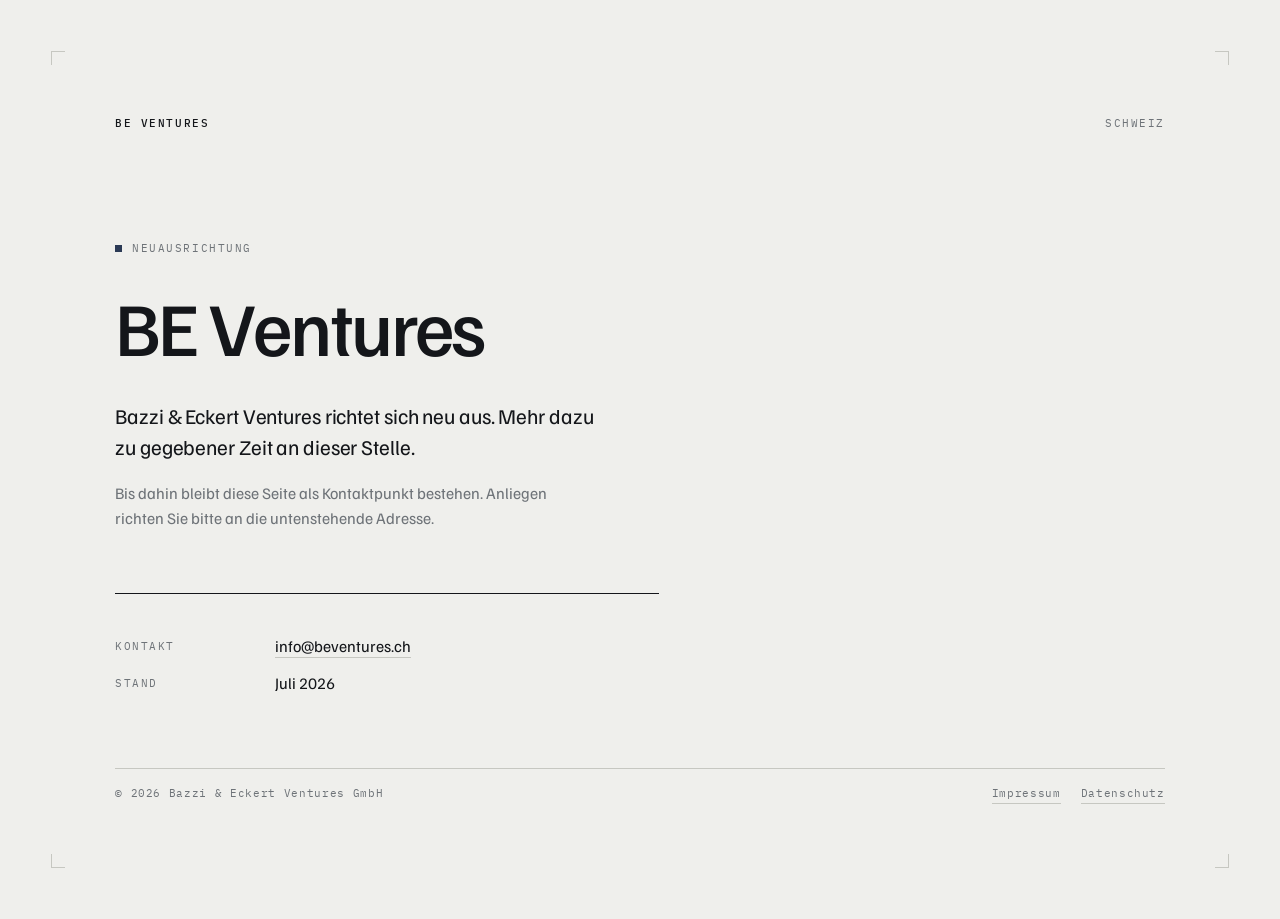
<file: index.html>
<!DOCTYPE html>
<html lang="de-CH">
<head>
<meta charset="utf-8">
<meta name="viewport" content="width=device-width, initial-scale=1">
<title>BE Ventures</title>
<meta name="description" content="Bazzi &amp; Eckert Ventures GmbH richtet sich neu aus. Mehr dazu in Kürze.">
<link rel="preconnect" href="https://fonts.googleapis.com">
<link rel="preconnect" href="https://fonts.gstatic.com" crossorigin>
<link href="https://fonts.googleapis.com/css2?family=Familjen+Grotesk:wght@400;500;600&family=IBM+Plex+Mono:wght@400;500&display=swap" rel="stylesheet">
<style>
:root{
  --paper:#EFEFEC;
  --ink:#14161A;
  --muted:#6E7378;
  --rule:#C6C7C1;
  --mark:#2B3A55;
  --grotesk:"Familjen Grotesk",-apple-system,BlinkMacSystemFont,"Segoe UI",sans-serif;
  --mono:"IBM Plex Mono",ui-monospace,SFMono-Regular,Menlo,monospace;
}

*{box-sizing:border-box;margin:0;padding:0}

html{-webkit-text-size-adjust:100%}

body{
  background:var(--paper);
  color:var(--ink);
  font-family:var(--grotesk);
  font-size:17px;
  line-height:1.55;
  -webkit-font-smoothing:antialiased;
  min-height:100vh;
  min-height:100svh;
  display:flex;
  padding:clamp(20px,4vw,56px);
}

/* --- Rahmen mit Schnittmarken ------------------------------------------ */

.sheet{
  position:relative;
  flex:1;
  display:flex;
  flex-direction:column;
  padding:clamp(24px,5vw,64px);
}

.tick{position:absolute;width:14px;height:14px}
.tick::before,.tick::after{content:"";position:absolute;background:var(--rule)}
.tick::before{width:14px;height:1px;top:0}
.tick::after{width:1px;height:14px;left:0}
.tick.tl{top:0;left:0}
.tick.tr{top:0;right:0}
.tick.tr::after{left:auto;right:0}
.tick.bl{bottom:0;left:0}
.tick.bl::before{top:auto;bottom:0}
.tick.br{bottom:0;right:0}
.tick.br::before{top:auto;bottom:0}
.tick.br::after{left:auto;right:0}

/* --- Kopfzeile ---------------------------------------------------------- */

.masthead{
  display:flex;
  justify-content:space-between;
  align-items:baseline;
  gap:24px;
  font-family:var(--mono);
  font-size:11px;
  letter-spacing:.14em;
  text-transform:uppercase;
  color:var(--muted);
}

.masthead .wordmark{color:var(--ink);font-weight:500}

/* --- Hauptteil ---------------------------------------------------------- */

.main{
  flex:1;
  display:flex;
  flex-direction:column;
  justify-content:center;
  padding:clamp(56px,12vh,140px) 0 clamp(40px,8vh,88px);
  max-width:34rem;
}

.status{
  display:flex;
  align-items:center;
  gap:10px;
  font-family:var(--mono);
  font-size:11px;
  letter-spacing:.14em;
  text-transform:uppercase;
  color:var(--muted);
  margin-bottom:clamp(20px,4vh,32px);
}

.status .square{
  width:7px;
  height:7px;
  background:var(--mark);
  flex:none;
}

.title{
  font-size:clamp(42px,8vw,76px);
  font-weight:500;
  letter-spacing:-.03em;
  line-height:.98;
  margin-bottom:clamp(24px,4vh,36px);
}

.lede{
  font-size:clamp(18px,2.2vw,21px);
  line-height:1.5;
  letter-spacing:-.005em;
  margin-bottom:18px;
  max-width:30rem;
}

.note{
  color:var(--muted);
  font-size:16px;
  max-width:30rem;
}

/* Schlussstrich – zieht sich beim Laden durch */
.underline{
  height:1px;
  background:var(--ink);
  margin:clamp(40px,7vh,64px) 0 clamp(28px,5vh,40px);
  transform-origin:left center;
  transform:scaleX(0);
  animation:draw 1100ms cubic-bezier(.22,.61,.36,1) 250ms forwards;
}

@keyframes draw{to{transform:scaleX(1)}}

/* --- Angaben ------------------------------------------------------------ */

.facts{
  display:grid;
  grid-template-columns:8.5rem 1fr;
  gap:12px 24px;
  font-size:16px;
}

.facts dt{
  font-family:var(--mono);
  font-size:11px;
  letter-spacing:.14em;
  text-transform:uppercase;
  color:var(--muted);
  padding-top:.35em;
}

.facts dd{margin:0}

/* --- Fusszeile ---------------------------------------------------------- */

.colophon{
  border-top:1px solid var(--rule);
  padding-top:16px;
  display:flex;
  flex-wrap:wrap;
  justify-content:space-between;
  gap:8px 24px;
  font-family:var(--mono);
  font-size:11px;
  letter-spacing:.06em;
  color:var(--muted);
}

.colophon nav{display:flex;gap:20px}

/* --- Links -------------------------------------------------------------- */

a{
  color:inherit;
  text-decoration:none;
  border-bottom:1px solid var(--rule);
  padding-bottom:1px;
  transition:border-color .18s ease,color .18s ease;
}

a:hover{color:var(--mark);border-bottom-color:var(--mark)}

a:focus-visible{
  outline:2px solid var(--mark);
  outline-offset:3px;
  border-bottom-color:transparent;
}

/* --- Klein -------------------------------------------------------------- */

@media (max-width:560px){
  body{padding:14px}
  .sheet{padding:22px}
  .facts{grid-template-columns:1fr;gap:2px}
  .facts dd{margin-bottom:14px}
  .facts dt{padding-top:0}
  .colophon{flex-direction:column}
}

@media (prefers-reduced-motion:reduce){
  .underline{animation:none;transform:scaleX(1)}
  a{transition:none}
}
</style>
</head>
<body>

<div class="sheet">
  <span class="tick tl"></span><span class="tick tr"></span>
  <span class="tick bl"></span><span class="tick br"></span>

  <header class="masthead">
    <!-- Logo statt Text: <img src="assets/logo_transparent.png" alt="BE Ventures" height="18"> -->
    <span class="wordmark">BE Ventures</span>
    <span>Schweiz</span>
  </header>

  <main class="main">
    <p class="status"><span class="square"></span>Neuausrichtung</p>

    <h1 class="title">BE&nbsp;Ventures</h1>

    <p class="lede">Bazzi &amp; Eckert Ventures richtet sich neu aus. Mehr dazu zu gegebener Zeit an dieser Stelle.</p>

    <p class="note">Bis dahin bleibt diese Seite als Kontaktpunkt bestehen. Anliegen richten Sie bitte an die untenstehende Adresse.</p>

    <div class="underline" role="presentation"></div>

    <dl class="facts">
      <dt>Kontakt</dt>
      <dd><a href="mailto:info@beventures.ch">info@beventures.ch</a></dd>
      <dt>Stand</dt>
      <dd>Juli 2026</dd>
    </dl>
  </main>

  <footer class="colophon">
    <span>© 2026 Bazzi &amp; Eckert Ventures GmbH</span>
    <nav>
      <a href="impressum.html">Impressum</a>
      <a href="datenschutz.html">Datenschutz</a>
    </nav>
  </footer>
</div>

</body>
</html>
</file>
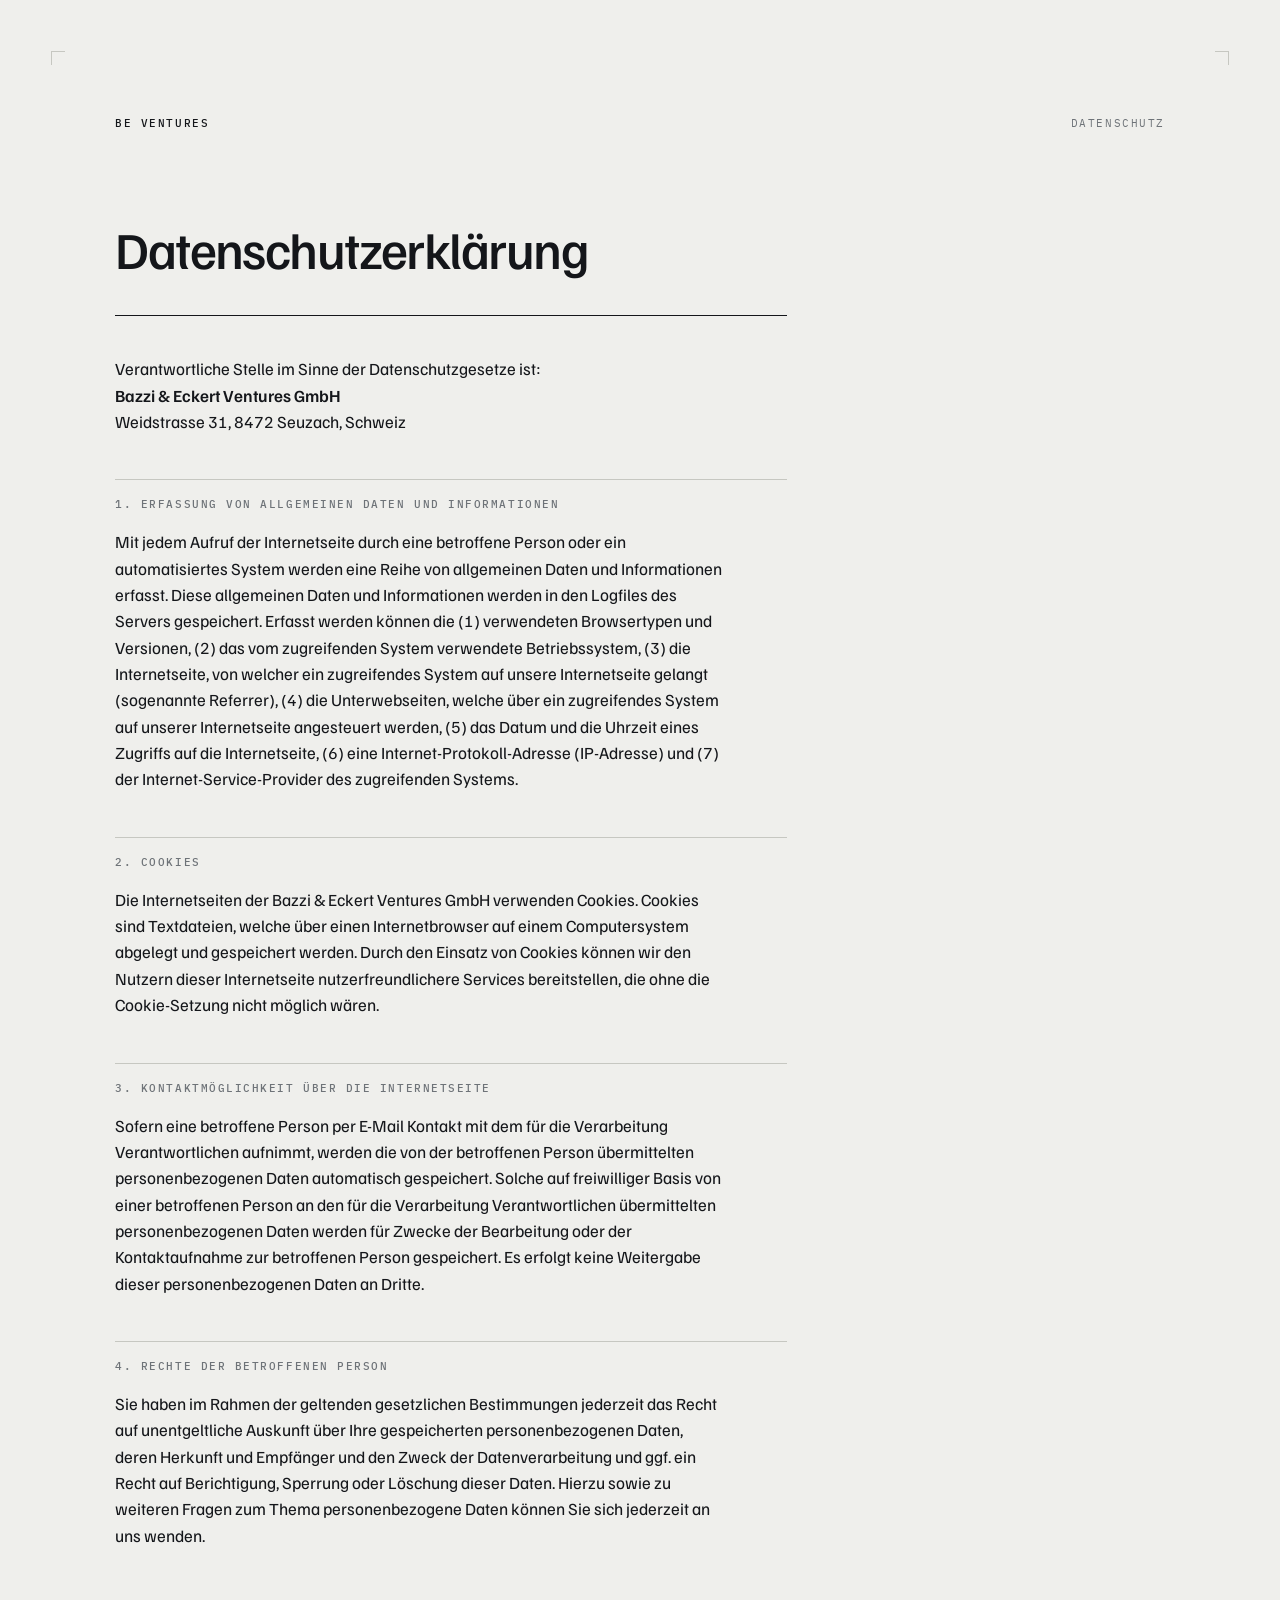
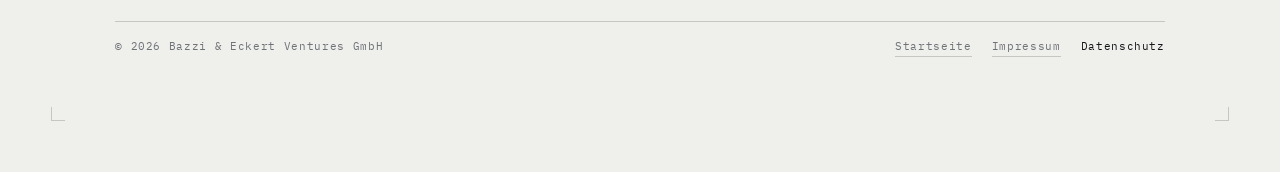
<file: datenschutz.html>
<!DOCTYPE html>
<html lang="de-CH">
<head>
<meta charset="utf-8">
<meta name="viewport" content="width=device-width, initial-scale=1">
<title>Datenschutzerklärung | BE Ventures</title>
<meta name="description" content="Datenschutzerklärung der Bazzi &amp; Eckert Ventures GmbH.">
<link rel="preconnect" href="https://fonts.googleapis.com">
<link rel="preconnect" href="https://fonts.gstatic.com" crossorigin>
<link href="https://fonts.googleapis.com/css2?family=Familjen+Grotesk:wght@400;500;600&family=IBM+Plex+Mono:wght@400;500&display=swap" rel="stylesheet">
<style>
:root{
  --paper:#EFEFEC;
  --ink:#14161A;
  --muted:#6E7378;
  --rule:#C6C7C1;
  --mark:#2B3A55;
  --grotesk:"Familjen Grotesk",-apple-system,BlinkMacSystemFont,"Segoe UI",sans-serif;
  --mono:"IBM Plex Mono",ui-monospace,SFMono-Regular,Menlo,monospace;
}

*{box-sizing:border-box;margin:0;padding:0}

html{-webkit-text-size-adjust:100%}

body{
  background:var(--paper);
  color:var(--ink);
  font-family:var(--grotesk);
  font-size:17px;
  line-height:1.55;
  -webkit-font-smoothing:antialiased;
  min-height:100vh;
  min-height:100svh;
  display:flex;
  padding:clamp(20px,4vw,56px);
}

/* --- Rahmen mit Schnittmarken ------------------------------------------ */

.sheet{
  position:relative;
  flex:1;
  display:flex;
  flex-direction:column;
  padding:clamp(24px,5vw,64px);
}

.tick{position:absolute;width:14px;height:14px}
.tick::before,.tick::after{content:"";position:absolute;background:var(--rule)}
.tick::before{width:14px;height:1px;top:0}
.tick::after{width:1px;height:14px;left:0}
.tick.tl{top:0;left:0}
.tick.tr{top:0;right:0}
.tick.tr::after{left:auto;right:0}
.tick.bl{bottom:0;left:0}
.tick.bl::before{top:auto;bottom:0}
.tick.br{bottom:0;right:0}
.tick.br::before{top:auto;bottom:0}
.tick.br::after{left:auto;right:0}

/* --- Kopfzeile ---------------------------------------------------------- */

.masthead{
  display:flex;
  justify-content:space-between;
  align-items:baseline;
  gap:24px;
  font-family:var(--mono);
  font-size:11px;
  letter-spacing:.14em;
  text-transform:uppercase;
  color:var(--muted);
}

.masthead .wordmark{color:var(--ink);font-weight:500;border-bottom:none}
.masthead .wordmark:hover{color:var(--mark)}

/* --- Hauptteil ---------------------------------------------------------- */

.main{
  flex:1;
  padding:clamp(48px,10vh,112px) 0 clamp(40px,8vh,72px);
  max-width:42rem;
}

.title{
  font-size:clamp(30px,5.4vw,52px);
  font-weight:500;
  letter-spacing:-.03em;
  line-height:1;
}

/* Schlussstrich – zieht sich beim Laden durch */
.underline{
  height:1px;
  background:var(--ink);
  margin:clamp(28px,5vh,40px) 0 clamp(28px,5vh,40px);
  transform-origin:left center;
  transform:scaleX(0);
  animation:draw 1100ms cubic-bezier(.22,.61,.36,1) 250ms forwards;
}

@keyframes draw{to{transform:scaleX(1)}}

/* --- Fliesstext --------------------------------------------------------- */

.prose p{margin-bottom:1.1em;max-width:38rem}
.prose p:last-child{margin-bottom:0}
.prose strong{font-weight:600}

.prose h2{
  font-family:var(--mono);
  font-size:11px;
  font-weight:500;
  letter-spacing:.14em;
  text-transform:uppercase;
  color:var(--muted);
  border-top:1px solid var(--rule);
  margin:clamp(32px,5vh,44px) 0 16px;
  padding-top:16px;
}

.prose h2:first-child{margin-top:0;padding-top:0;border-top:none}

/* --- Fusszeile ---------------------------------------------------------- */

.colophon{
  border-top:1px solid var(--rule);
  padding-top:16px;
  display:flex;
  flex-wrap:wrap;
  justify-content:space-between;
  gap:8px 24px;
  font-family:var(--mono);
  font-size:11px;
  letter-spacing:.06em;
  color:var(--muted);
}

.colophon nav{display:flex;flex-wrap:wrap;gap:20px}
.colophon [aria-current="page"]{color:var(--ink)}

/* --- Links -------------------------------------------------------------- */

a{
  color:inherit;
  text-decoration:none;
  border-bottom:1px solid var(--rule);
  padding-bottom:1px;
  transition:border-color .18s ease,color .18s ease;
}

a:hover{color:var(--mark);border-bottom-color:var(--mark)}

a:focus-visible{
  outline:2px solid var(--mark);
  outline-offset:3px;
  border-bottom-color:transparent;
}

/* --- Klein -------------------------------------------------------------- */

@media (max-width:560px){
  body{padding:14px}
  .sheet{padding:22px}
  .colophon{flex-direction:column}
}

@media (prefers-reduced-motion:reduce){
  .underline{animation:none;transform:scaleX(1)}
  a{transition:none}
}
</style>
</head>
<body>

<div class="sheet">
  <span class="tick tl"></span><span class="tick tr"></span>
  <span class="tick bl"></span><span class="tick br"></span>

  <header class="masthead">
    <a href="index.html" class="wordmark">BE Ventures</a>
    <span>Datenschutz</span>
  </header>

  <main class="main">
    <h1 class="title">Datenschutz&shy;erklärung</h1>

    <div class="underline" role="presentation"></div>

    <div class="prose">
      <p>Verantwortliche Stelle im Sinne der Datenschutzgesetze ist:<br>
        <strong>Bazzi &amp; Eckert Ventures GmbH</strong><br>
        Weidstrasse 31, 8472 Seuzach, Schweiz
      </p>

      <h2>1. Erfassung von allgemeinen Daten und Informationen</h2>
      <p>Mit jedem Aufruf der Internetseite durch eine betroffene Person oder ein automatisiertes System werden eine Reihe von allgemeinen Daten und Informationen erfasst. Diese allgemeinen Daten und Informationen werden in den Logfiles des Servers gespeichert. Erfasst werden können die (1) verwendeten Browsertypen und Versionen, (2) das vom zugreifenden System verwendete Betriebssystem, (3) die Internetseite, von welcher ein zugreifendes System auf unsere Internetseite gelangt (sogenannte Referrer), (4) die Unterwebseiten, welche über ein zugreifendes System auf unserer Internetseite angesteuert werden, (5) das Datum und die Uhrzeit eines Zugriffs auf die Internetseite, (6) eine Internet-Protokoll-Adresse (IP-Adresse) und (7) der Internet-Service-Provider des zugreifenden Systems.</p>

      <h2>2. Cookies</h2>
      <p>Die Internetseiten der Bazzi &amp; Eckert Ventures GmbH verwenden Cookies. Cookies sind Textdateien, welche über einen Internetbrowser auf einem Computersystem abgelegt und gespeichert werden. Durch den Einsatz von Cookies können wir den Nutzern dieser Internetseite nutzerfreundlichere Services bereitstellen, die ohne die Cookie-Setzung nicht möglich wären.</p>

      <h2>3. Kontaktmöglichkeit über die Internetseite</h2>
      <p>Sofern eine betroffene Person per E-Mail Kontakt mit dem für die Verarbeitung Verantwortlichen aufnimmt, werden die von der betroffenen Person übermittelten personenbezogenen Daten automatisch gespeichert. Solche auf freiwilliger Basis von einer betroffenen Person an den für die Verarbeitung Verantwortlichen übermittelten personenbezogenen Daten werden für Zwecke der Bearbeitung oder der Kontaktaufnahme zur betroffenen Person gespeichert. Es erfolgt keine Weitergabe dieser personenbezogenen Daten an Dritte.</p>

      <h2>4. Rechte der betroffenen Person</h2>
      <p>Sie haben im Rahmen der geltenden gesetzlichen Bestimmungen jederzeit das Recht auf unentgeltliche Auskunft über Ihre gespeicherten personenbezogenen Daten, deren Herkunft und Empfänger und den Zweck der Datenverarbeitung und ggf. ein Recht auf Berichtigung, Sperrung oder Löschung dieser Daten. Hierzu sowie zu weiteren Fragen zum Thema personenbezogene Daten können Sie sich jederzeit an uns wenden.</p>
    </div>
  </main>

  <footer class="colophon">
    <span>© 2026 Bazzi &amp; Eckert Ventures GmbH</span>
    <nav>
      <a href="index.html">Startseite</a>
      <a href="impressum.html">Impressum</a>
      <span aria-current="page">Datenschutz</span>
    </nav>
  </footer>
</div>

</body>
</html>
</file>
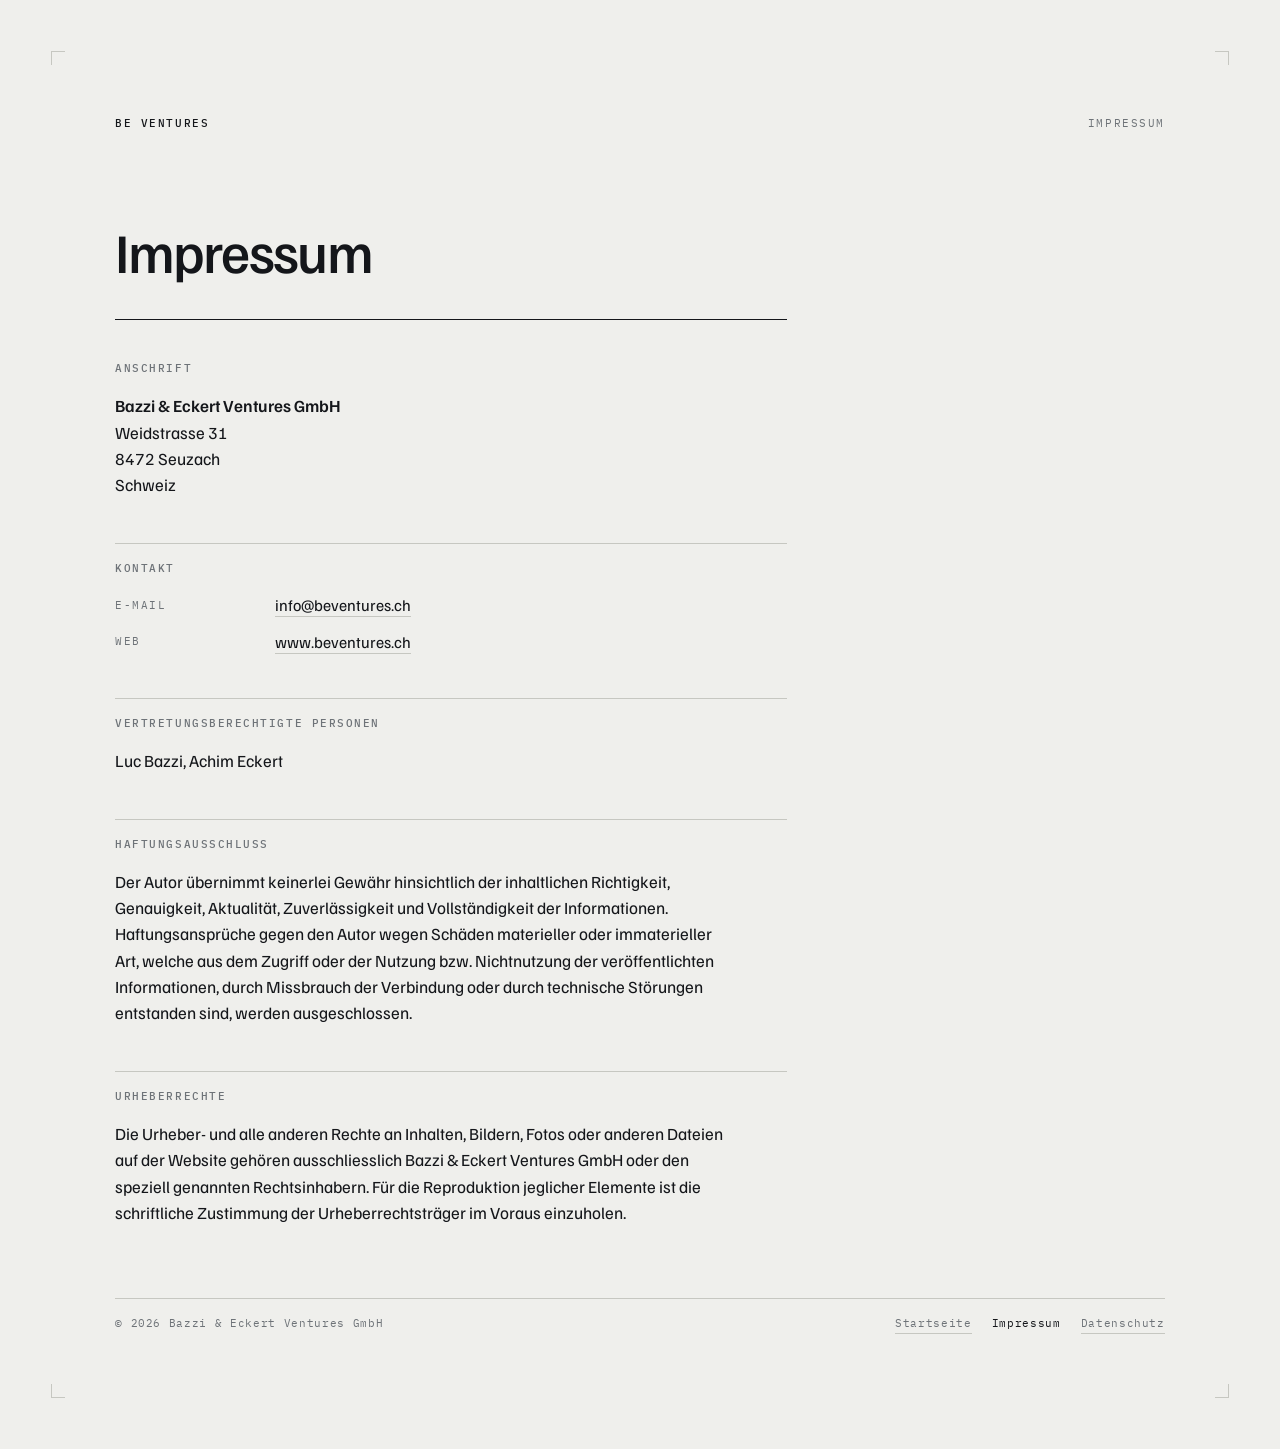
<file: impressum.html>
<!DOCTYPE html>
<html lang="de-CH">
<head>
<meta charset="utf-8">
<meta name="viewport" content="width=device-width, initial-scale=1">
<title>Impressum | BE Ventures</title>
<meta name="description" content="Impressum der Bazzi &amp; Eckert Ventures GmbH.">
<link rel="preconnect" href="https://fonts.googleapis.com">
<link rel="preconnect" href="https://fonts.gstatic.com" crossorigin>
<link href="https://fonts.googleapis.com/css2?family=Familjen+Grotesk:wght@400;500;600&family=IBM+Plex+Mono:wght@400;500&display=swap" rel="stylesheet">
<style>
:root{
  --paper:#EFEFEC;
  --ink:#14161A;
  --muted:#6E7378;
  --rule:#C6C7C1;
  --mark:#2B3A55;
  --grotesk:"Familjen Grotesk",-apple-system,BlinkMacSystemFont,"Segoe UI",sans-serif;
  --mono:"IBM Plex Mono",ui-monospace,SFMono-Regular,Menlo,monospace;
}

*{box-sizing:border-box;margin:0;padding:0}

html{-webkit-text-size-adjust:100%}

body{
  background:var(--paper);
  color:var(--ink);
  font-family:var(--grotesk);
  font-size:17px;
  line-height:1.55;
  -webkit-font-smoothing:antialiased;
  min-height:100vh;
  min-height:100svh;
  display:flex;
  padding:clamp(20px,4vw,56px);
}

/* --- Rahmen mit Schnittmarken ------------------------------------------ */

.sheet{
  position:relative;
  flex:1;
  display:flex;
  flex-direction:column;
  padding:clamp(24px,5vw,64px);
}

.tick{position:absolute;width:14px;height:14px}
.tick::before,.tick::after{content:"";position:absolute;background:var(--rule)}
.tick::before{width:14px;height:1px;top:0}
.tick::after{width:1px;height:14px;left:0}
.tick.tl{top:0;left:0}
.tick.tr{top:0;right:0}
.tick.tr::after{left:auto;right:0}
.tick.bl{bottom:0;left:0}
.tick.bl::before{top:auto;bottom:0}
.tick.br{bottom:0;right:0}
.tick.br::before{top:auto;bottom:0}
.tick.br::after{left:auto;right:0}

/* --- Kopfzeile ---------------------------------------------------------- */

.masthead{
  display:flex;
  justify-content:space-between;
  align-items:baseline;
  gap:24px;
  font-family:var(--mono);
  font-size:11px;
  letter-spacing:.14em;
  text-transform:uppercase;
  color:var(--muted);
}

.masthead .wordmark{color:var(--ink);font-weight:500;border-bottom:none}
.masthead .wordmark:hover{color:var(--mark)}

/* --- Hauptteil ---------------------------------------------------------- */

.main{
  flex:1;
  padding:clamp(48px,10vh,112px) 0 clamp(40px,8vh,72px);
  max-width:42rem;
}

.title{
  font-size:clamp(34px,6vw,56px);
  font-weight:500;
  letter-spacing:-.03em;
  line-height:1;
}

/* Schlussstrich – zieht sich beim Laden durch */
.underline{
  height:1px;
  background:var(--ink);
  margin:clamp(28px,5vh,40px) 0 clamp(28px,5vh,40px);
  transform-origin:left center;
  transform:scaleX(0);
  animation:draw 1100ms cubic-bezier(.22,.61,.36,1) 250ms forwards;
}

@keyframes draw{to{transform:scaleX(1)}}

/* --- Fliesstext --------------------------------------------------------- */

.prose p{margin-bottom:1.1em;max-width:38rem}
.prose p:last-child{margin-bottom:0}
.prose strong{font-weight:600}

.prose h2{
  font-family:var(--mono);
  font-size:11px;
  font-weight:500;
  letter-spacing:.14em;
  text-transform:uppercase;
  color:var(--muted);
  border-top:1px solid var(--rule);
  margin:clamp(32px,5vh,44px) 0 16px;
  padding-top:16px;
}

.prose h2:first-child{margin-top:0;padding-top:0;border-top:none}

/* --- Angaben ------------------------------------------------------------ */

.facts{
  display:grid;
  grid-template-columns:8.5rem 1fr;
  gap:12px 24px;
  font-size:16px;
}

.facts dt{
  font-family:var(--mono);
  font-size:11px;
  letter-spacing:.14em;
  text-transform:uppercase;
  color:var(--muted);
  padding-top:.35em;
}

.facts dd{margin:0}

/* --- Fusszeile ---------------------------------------------------------- */

.colophon{
  border-top:1px solid var(--rule);
  padding-top:16px;
  display:flex;
  flex-wrap:wrap;
  justify-content:space-between;
  gap:8px 24px;
  font-family:var(--mono);
  font-size:11px;
  letter-spacing:.06em;
  color:var(--muted);
}

.colophon nav{display:flex;flex-wrap:wrap;gap:20px}
.colophon [aria-current="page"]{color:var(--ink)}

/* --- Links -------------------------------------------------------------- */

a{
  color:inherit;
  text-decoration:none;
  border-bottom:1px solid var(--rule);
  padding-bottom:1px;
  transition:border-color .18s ease,color .18s ease;
}

a:hover{color:var(--mark);border-bottom-color:var(--mark)}

a:focus-visible{
  outline:2px solid var(--mark);
  outline-offset:3px;
  border-bottom-color:transparent;
}

/* --- Klein -------------------------------------------------------------- */

@media (max-width:560px){
  body{padding:14px}
  .sheet{padding:22px}
  .facts{grid-template-columns:1fr;gap:2px}
  .facts dd{margin-bottom:14px}
  .facts dt{padding-top:0}
  .colophon{flex-direction:column}
}

@media (prefers-reduced-motion:reduce){
  .underline{animation:none;transform:scaleX(1)}
  a{transition:none}
}
</style>
</head>
<body>

<div class="sheet">
  <span class="tick tl"></span><span class="tick tr"></span>
  <span class="tick bl"></span><span class="tick br"></span>

  <header class="masthead">
    <a href="index.html" class="wordmark">BE Ventures</a>
    <span>Impressum</span>
  </header>

  <main class="main">
    <h1 class="title">Impressum</h1>

    <div class="underline" role="presentation"></div>

    <div class="prose">
      <h2>Anschrift</h2>
      <p>
        <strong>Bazzi &amp; Eckert Ventures GmbH</strong><br>
        Weidstrasse 31<br>
        8472 Seuzach<br>
        Schweiz
      </p>

      <h2>Kontakt</h2>
      <dl class="facts">
        <dt>E-Mail</dt>
        <dd><a href="mailto:info@beventures.ch">info@beventures.ch</a></dd>
        <dt>Web</dt>
        <dd><a href="https://www.beventures.ch">www.beventures.ch</a></dd>
      </dl>

      <h2>Vertretungsberechtigte Personen</h2>
      <p>Luc Bazzi, Achim Eckert</p>

      <h2>Haftungsausschluss</h2>
      <p>Der Autor übernimmt keinerlei Gewähr hinsichtlich der inhaltlichen Richtigkeit, Genauigkeit, Aktualität, Zuverlässigkeit und Vollständigkeit der Informationen. Haftungsansprüche gegen den Autor wegen Schäden materieller oder immaterieller Art, welche aus dem Zugriff oder der Nutzung bzw. Nichtnutzung der veröffentlichten Informationen, durch Missbrauch der Verbindung oder durch technische Störungen entstanden sind, werden ausgeschlossen.</p>

      <h2>Urheberrechte</h2>
      <p>Die Urheber- und alle anderen Rechte an Inhalten, Bildern, Fotos oder anderen Dateien auf der Website gehören ausschliesslich Bazzi &amp; Eckert Ventures GmbH oder den speziell genannten Rechtsinhabern. Für die Reproduktion jeglicher Elemente ist die schriftliche Zustimmung der Urheberrechtsträger im Voraus einzuholen.</p>
    </div>
  </main>

  <footer class="colophon">
    <span>© 2026 Bazzi &amp; Eckert Ventures GmbH</span>
    <nav>
      <a href="index.html">Startseite</a>
      <span aria-current="page">Impressum</span>
      <a href="datenschutz.html">Datenschutz</a>
    </nav>
  </footer>
</div>

</body>
</html>
</file>
